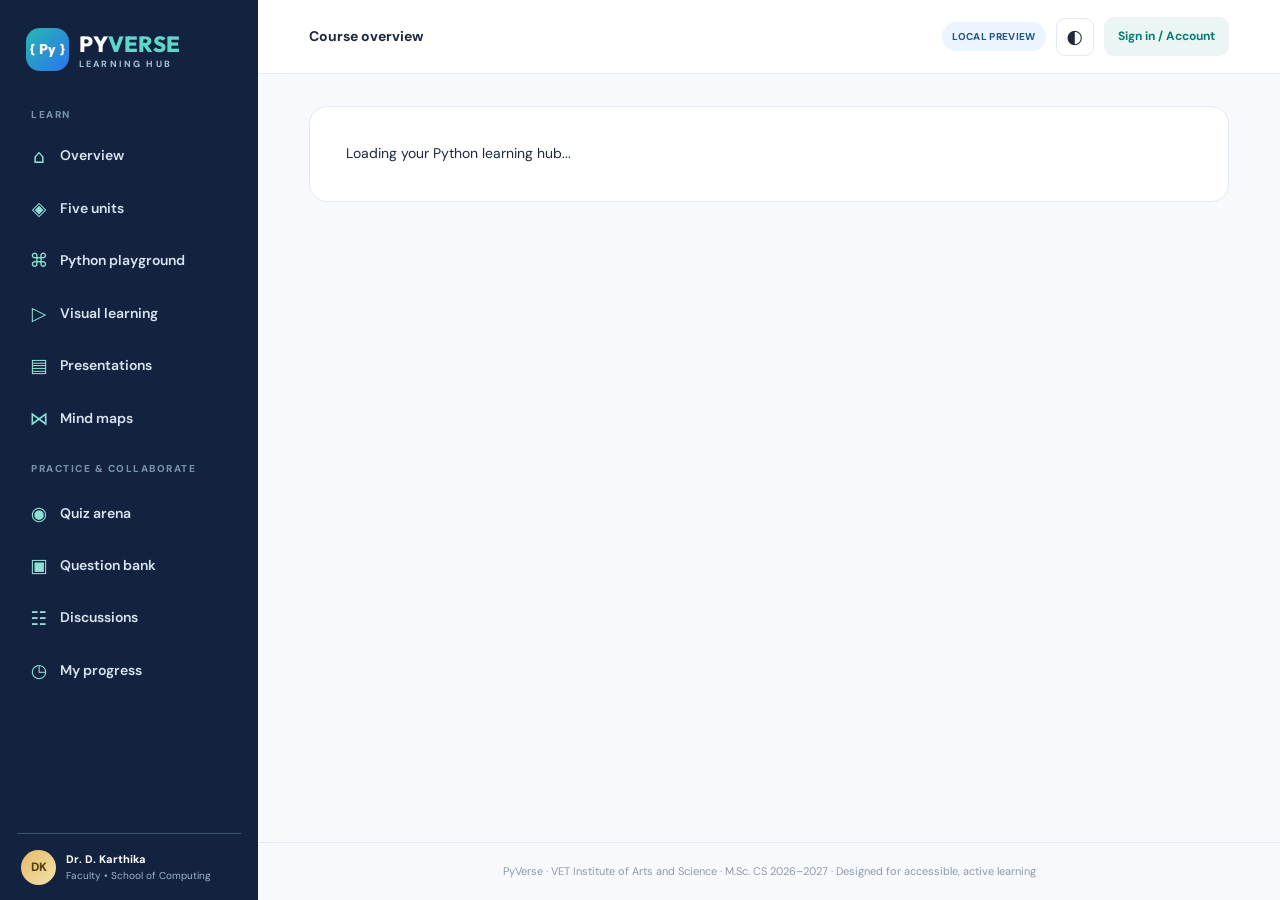
<file: index.html>
<!DOCTYPE html>
<html lang="en">
<head>
  <meta charset="UTF-8">
  <title>PyVerse Learning Hub</title>
  <meta http-equiv="refresh"
        content="0; url=./PyVerse_Ready_To_Host/">
</head>
<body>
  <p>Opening PyVerse Learning Hub...</p>
  <a href="./PyVerse_Ready_To_Host/">
    Click here to open PyVerse
  </a>
</body>
</html>
</file>
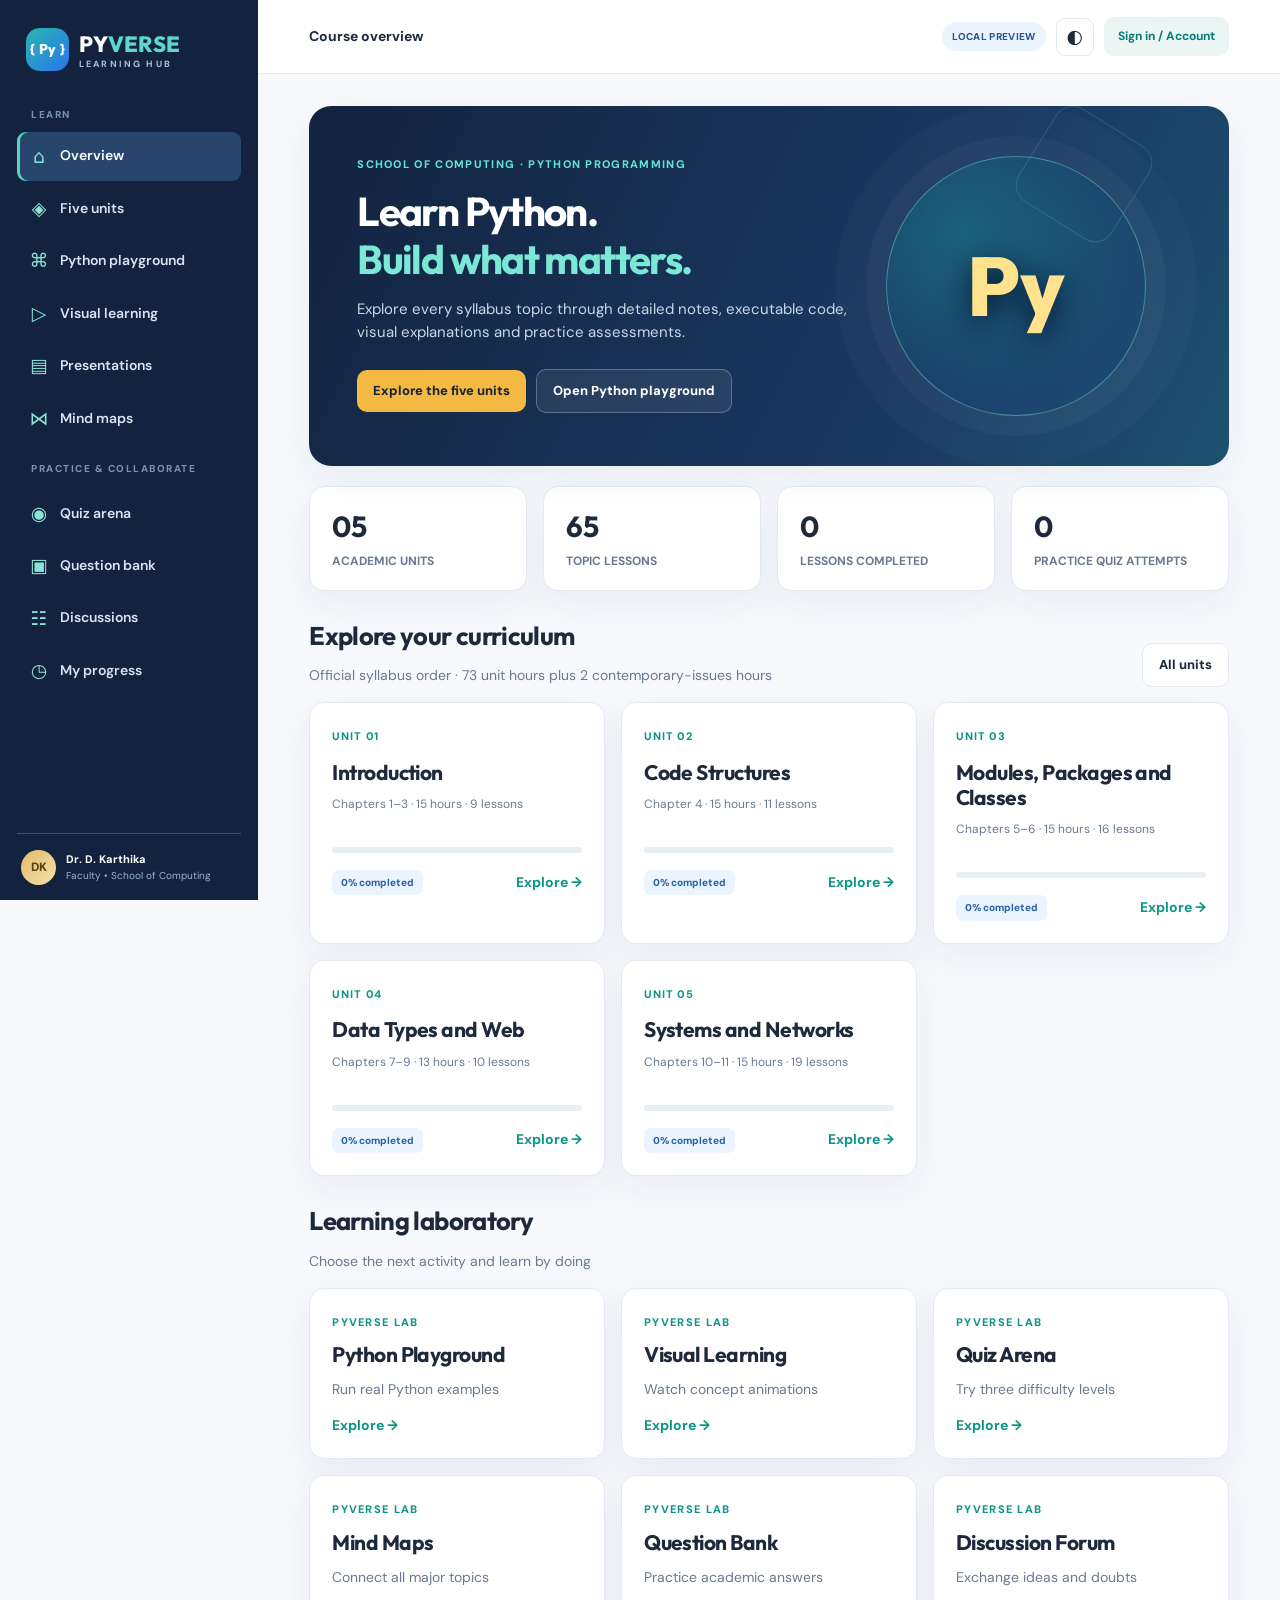
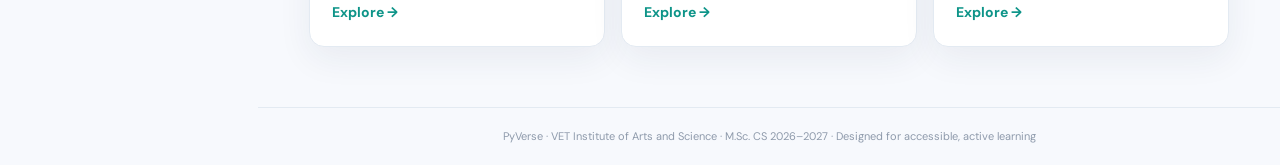
<file: PyVerse_Ready_To_Host/index.html>
<!doctype html>
<html lang="en">
<head>
  <meta charset="utf-8"><meta name="viewport" content="width=device-width,initial-scale=1">
  <meta name="description" content="PyVerse — syllabus-aligned interactive Python Programming learning portal for M.Sc. Computer Science students.">
  <title>PyVerse | Interactive Python Learning Hub</title>
  <link rel="preconnect" href="https://fonts.googleapis.com"><link rel="preconnect" href="https://fonts.gstatic.com" crossorigin>
  <link href="https://fonts.googleapis.com/css2?family=DM+Sans:wght@400;500;600;700&family=Outfit:wght@400;500;600;700;800&family=JetBrains+Mono:wght@400;500&display=swap" rel="stylesheet">
  <link rel="stylesheet" href="style.css">
</head>
<body>
<div class="site-shell">
  <aside class="sidebar" id="sidebar" aria-label="Main navigation">
    <a class="brand" href="#/home"><span class="brand-mark">{ Py }</span><span>PY<span class="brand-accent">VERSE</span><small>LEARNING HUB</small></span></a>
    <div class="side-caption">LEARN</div>
    <nav id="sideNav">
      <a data-page="home" href="#/home"><span class="nav-ico">⌂</span> Overview</a>
      <a data-page="units" href="#/units"><span class="nav-ico">◈</span> Five units</a>
      <a data-page="playground" href="#/playground"><span class="nav-ico">⌘</span> Python playground</a>
      <a data-page="animations" href="#/animations"><span class="nav-ico">▷</span> Visual learning</a>
      <a data-page="presentations" href="#/presentations"><span class="nav-ico">▤</span> Presentations</a>
      <a data-page="mindmap" href="#/mindmap"><span class="nav-ico">⋈</span> Mind maps</a>
      <div class="side-caption">PRACTICE & COLLABORATE</div>
      <a data-page="quiz" href="#/quiz"><span class="nav-ico">◉</span> Quiz arena</a>
      <a data-page="questionbank" href="#/questionbank"><span class="nav-ico">▣</span> Question bank</a>
      <a data-page="forum" href="#/forum"><span class="nav-ico">☷</span> Discussions</a>
      <a data-page="progress" href="#/progress"><span class="nav-ico">◷</span> My progress</a>
    </nav>
    <div class="sidebar-end"><div class="faculty-avatar">DK</div><div><strong>Dr. D. Karthika</strong><small>Faculty • School of Computing</small></div></div>
  </aside>
  <div class="app-area">
    <header class="topbar">
      <button class="icon-button mobile-nav" id="toggleNav" aria-label="Open navigation">☰</button>
      <div class="breadcrumb" id="breadcrumb">Course overview</div>
      <div class="topbar-right"><span class="status-pill" id="modeTag">LOCAL PREVIEW</span><button class="icon-button" id="themeToggle" title="Toggle colour theme">◐</button><button class="login-button" id="accountButton">Sign in / Account</button></div>
    </header>
    <main class="main" id="app" aria-live="polite"><div class="loading-card">Loading your Python learning hub...</div></main>
    <footer class="footer">PyVerse · VET Institute of Arts and Science · M.Sc. CS 2026–2027 · Designed for accessible, active learning</footer>
  </div>
</div>
<div id="toast" class="toast" role="status" aria-live="polite"></div>
<dialog id="accountDialog" class="dialog"><form method="dialog"><div class="modal-head"><h2>Student account</h2><button class="plain" value="cancel" aria-label="Close">✕</button></div></form><div id="accountBody"></div></dialog>
<script>
// Browsers block module imports, JSON fetches and workers when opened via file://.
// This static guard must be an ordinary script: module code itself cannot start on file://.
if (location.protocol === 'file:') {
  document.addEventListener('DOMContentLoaded', function () {
    var area = document.getElementById('app');
    if (area) area.innerHTML = '<div class="card" style="max-width:850px;margin:24px auto;padding:32px;line-height:1.7"><h1 style="margin-top:0">Open PyVerse using the Windows launcher</h1><p>The webpage files were opened using <code>file://</code>. Microsoft Edge blocks reading the course data and starting Python workers from local files, so the learning portal cannot initialise.</p><p><strong>To fix this:</strong> go back to the extracted ZIP folder (the folder that contains the <code>web</code> folder), and double-click <code>START_PYVERSE_WINDOWS.bat</code>.</p><p>The launcher will open <strong>http://127.0.0.1:8765/</strong> in your browser. Keep its black terminal window open while using PyVerse.</p><p style="color:#64748b">This is a local preview. Shared discussions and quiz-result emails still require Firebase configuration and hosting.</p></div>';
    var pill = document.getElementById('modeTag'); if (pill) pill.textContent='FILE MODE: NOT SUPPORTED';
  });
}
</script>
<script type="module" src="app.js"></script>
</body>
</html>
</file>
<file: PyVerse_Ready_To_Host/style.css>
:root{--navy:#13233f;--dark:#0f172a;--blue:#2563eb;--teal:#0d9488;--gold:#f4b942;--paper:#f7f9fd;--white:#fff;--ink:#1e293b;--muted:#687a92;--line:#e3eaf2;--card:#fff;--shadow:0 12px 34px rgba(26,43,72,.065);color-scheme:light}
*{box-sizing:border-box}html{scroll-behavior:smooth}body{margin:0;background:var(--paper);color:var(--ink);font-family:'DM Sans',system-ui,sans-serif;font-size:14px;line-height:1.55}button,input,select,textarea{font:inherit}button,a{outline-offset:3px}a{color:inherit;text-decoration:none}button{cursor:pointer}button:disabled{cursor:not-allowed;opacity:.5}h1,h2,h3,h4{font-family:'Outfit',sans-serif;line-height:1.2;letter-spacing:-.025em;margin:0 0 .55em}h1{font-size:clamp(32px,3.15vw,47px)}h2{font-size:clamp(23px,2vw,30px)}h3{font-size:21px}h4{font-size:16px}p{margin:.4em 0 1em;color:var(--muted)}pre,code,kbd{font-family:'JetBrains Mono',monospace}code:not(pre code){background:#e5edf9;color:#1856ac;border-radius:5px;padding:2px 5px;font-size:.88em}.site-shell{display:flex;min-height:100vh}.sidebar{width:258px;flex-shrink:0;background:var(--navy);color:#d6e5f4;display:flex;flex-direction:column;padding:27px 17px 15px;position:sticky;top:0;height:100vh;overflow:auto;z-index:30}.brand{font-family:Outfit,sans-serif;font-weight:800;font-size:22px;color:#fff;display:flex;align-items:center;gap:10px;padding:0 9px 20px;letter-spacing:.015em}.brand small{display:block;letter-spacing:.24em;color:#aac4d8;font-family:'DM Sans';font-weight:700;font-size:9px;margin-top:-3px}.brand-mark{display:inline-flex;align-items:center;justify-content:center;background:linear-gradient(135deg,#29b6b1,#2a75ed);color:white;width:43px;height:43px;border-radius:14px;font-size:14px}.brand-accent{color:#5ed7cb}.side-caption{color:#7893ac;font-size:10px;letter-spacing:.15em;font-weight:800;padding:15px 14px 9px}.sidebar nav{display:flex;flex-direction:column;gap:3px}.sidebar nav a{display:flex;align-items:center;padding:10px 12px;border-radius:9px;color:#d9e3f1;font-weight:600;gap:11px}.sidebar nav a:hover,.sidebar nav a.active{background:#28466c;color:white}.sidebar nav a.active{box-shadow:inset 3px 0 0 #54d5c6}.nav-ico{font-size:19px;width:20px;color:#8be1d4;text-align:center;font-weight:400}.sidebar-end{margin-top:auto;border-top:1px solid #3b536e;display:flex;gap:10px;align-items:center;padding:16px 4px 0}.faculty-avatar{background:linear-gradient(135deg,#e4ba68,#f3e3ac);color:#573e15;font-size:12px;width:35px;height:35px;display:grid;place-items:center;border-radius:50%;font-weight:800}.sidebar-end strong{display:block;font-size:11px;color:#fff}.sidebar-end small{color:#9bb4ce;display:block;font-size:10px}.app-area{flex:1;min-width:0;display:flex;flex-direction:column}.topbar{height:74px;background:var(--card);border-bottom:1px solid var(--line);display:flex;align-items:center;padding:0 clamp(22px,4vw,61px);gap:16px;position:sticky;top:0;z-index:20}.breadcrumb{font-weight:700;color:var(--ink);font-size:14px}.topbar-right{margin-left:auto;display:flex;align-items:center;gap:10px}.icon-button{width:38px;height:38px;border:1px solid var(--line);border-radius:9px;background:var(--card);color:var(--ink);font-size:19px}.mobile-nav{display:none}.status-pill{font-size:10px;letter-spacing:.035em;font-weight:800;background:#eaf5ff;color:#28578b;border-radius:99px;padding:7px 10px}.status-pill.live{background:#d5f7e7;color:#08754b}.login-button{border:none;background:#eaf5f4;color:#057e78;border-radius:10px;padding:10px 14px;font-weight:700;font-size:12px}.main{width:100%;max-width:1480px;margin:0 auto;flex:1;padding:32px clamp(22px,4vw,61px) 60px}.footer{padding:20px;text-align:center;font-size:11px;color:#8e9aab;border-top:1px solid var(--line)}.eyebrow{font-weight:800;font-size:11px;color:var(--teal);letter-spacing:.12em;text-transform:uppercase}.muted{color:var(--muted)}.muted.sm{font-size:12px}.hero{position:relative;overflow:hidden;background:linear-gradient(116deg,#13233f 0%,#1a3a63 70%,#216a7c 130%);color:white;border-radius:22px;padding:50px 48px;display:grid;grid-template-columns:1.2fr .8fr;min-height:325px;box-shadow:var(--shadow)}.hero .eyebrow{color:#64e3d5}.hero h1{max-width:690px;letter-spacing:-.04em;margin:14px 0}.hero p{color:#cbd8e9;max-width:560px;font-size:15px}.hero-code{display:flex;align-items:center;justify-content:center;position:relative;animation:float 6s ease-in-out infinite}.orb{height:260px;width:260px;border-radius:50%;background:radial-gradient(circle at 30% 30%,#20b8ad55,#257deb10 70%);border:1px solid #6ecbbb88;display:grid;place-items:center;box-shadow:0 0 0 20px #ffffff08,0 0 0 51px #ffffff05}.orb span{color:#ffe28d;font-size:83px;font-weight:800;font-family:Outfit;text-shadow:0 8px 30px #05162e}.hero-decoration{position:absolute;width:110px;height:110px;border:1px solid #67d4d433;border-radius:20px;right:90px;top:13px;transform:rotate(32deg)}@keyframes float{50%{transform:translateY(-10px)}}.btn{border:0;border-radius:10px;padding:11px 16px;display:inline-flex;align-items:center;justify-content:center;gap:8px;font-weight:800;font-size:13px;transition:transform .18s,opacity .18s;white-space:nowrap}.btn:hover:not(:disabled){transform:translateY(-2px)}.btn-primary{background:var(--blue);color:#fff}.btn-teal{background:var(--teal);color:#fff}.btn-gold{background:var(--gold);color:#17233a}.btn-light{background:var(--card);color:var(--ink);border:1px solid var(--line)}.btn-ghost{background:#ffffff13;color:#fff;border:1px solid #ffffff44}.btn-sm{font-size:12px;padding:8px 11px}.btn-block{width:100%}.btn-row{display:flex;align-items:center;gap:10px;flex-wrap:wrap}.section-head{display:flex;justify-content:space-between;align-items:end;gap:20px;margin:30px 0 15px}.section-head p{margin:4px 0 0}.grid{display:grid;gap:16px}.cols-2{grid-template-columns:repeat(2,minmax(0,1fr))}.cols-3{grid-template-columns:repeat(3,minmax(0,1fr))}.cols-4{grid-template-columns:repeat(4,minmax(0,1fr))}.stats{margin:20px 0}.card,.stat,.unit-card,.lesson-panel,.info-panel{background:var(--card);border:1px solid var(--line);border-radius:15px;box-shadow:var(--shadow)}.card{padding:22px}.stat{padding:18px 22px}.stat strong{font-size:29px;font-family:Outfit;color:var(--ink);display:block}.stat span{font-size:12px;color:var(--muted);font-weight:700}.unit-card{padding:22px;transition:transform .2s,border-color .2s;position:relative}.unit-card:hover{transform:translateY(-4px);border-color:#afd9d5}.unit-index{font-weight:800;color:var(--teal);font-size:11px;letter-spacing:.08em}.unit-card h3{margin:13px 0 10px}.unit-card p{font-size:12px;min-height:40px}.unit-card .tag{border-radius:7px;background:#ebf4ff;color:#2763a7;padding:5px 9px;font-size:10px;font-weight:800}.unit-card-footer{display:flex;justify-content:space-between;align-items:center;margin-top:17px}.progress-track{height:6px;border-radius:99px;background:#e7eef6;overflow:hidden}.progress-fill{height:100%;border-radius:99px;background:linear-gradient(90deg,var(--teal),#44bddd)}.page-header{display:flex;align-items:end;justify-content:space-between;gap:20px;margin-bottom:24px}.page-header h1{font-size:34px;margin:7px 0 5px}.page-header p{font-size:14px}.label{font-size:11px;font-weight:800;letter-spacing:.08em;color:var(--muted);text-transform:uppercase;margin-bottom:8px}.chip{display:inline-block;font-size:11px;font-weight:800;color:#066c68;background:#dff7f2;border-radius:99px;padding:5px 11px;margin-right:4px}.list{display:flex;flex-direction:column;gap:9px}.lesson-link{padding:13px 15px;border:1px solid var(--line);border-radius:12px;background:var(--card);display:flex;align-items:center;gap:12px;text-align:left}.lesson-link:hover{border-color:var(--teal)}.lesson-link .lesson-no{background:#e7f5f4;border-radius:9px;width:34px;height:34px;display:grid;place-items:center;color:var(--teal);font-size:12px;font-weight:800;flex-shrink:0}.lesson-link .lesson-title{font-weight:700;flex:1}.lesson-link small{color:var(--muted)}.lesson-layout{display:grid;grid-template-columns:minmax(0,1fr) 260px;align-items:start;gap:20px}.lesson-panel{padding:28px}.lesson-panel p{color:var(--ink);font-size:15px;line-height:1.75}.lesson-aside{position:sticky;top:95px}.aside-links{display:flex;flex-direction:column;gap:10px}.aside-links a{font-size:12px;color:var(--teal);font-weight:700}.callout{border-left:4px solid var(--teal);background:#e9f8f5;padding:14px 17px;margin:20px 0;border-radius:0 10px 10px 0;color:#154d4e}.callout.warning{background:#fff8e9;border-color:var(--gold);color:#705115}.codebox{background:#0f172a;color:#c9eff6;padding:17px;border-radius:12px;overflow:auto;white-space:pre-wrap;tab-size:4;font-size:12px;line-height:1.8;margin:10px 0}.code-header{display:flex;align-items:center;justify-content:space-between;gap:12px;margin:20px 0 6px}.code-header h4{margin:0}.outputbox{background:#f0f5fb;color:var(--ink);border:1px solid var(--line);white-space:pre-wrap;font-family:'JetBrains Mono',monospace;font-size:12px;line-height:1.6;padding:17px;border-radius:11px;overflow:auto}.toolbar{display:flex;flex-wrap:wrap;align-items:center;gap:10px;margin:14px 0}.tab-row{display:flex;gap:7px;overflow:auto;margin:20px 0;padding-bottom:7px}.tab{background:var(--card);color:var(--ink);padding:10px 15px;border:1px solid var(--line);border-radius:9px;white-space:nowrap;font-weight:700}.tab.active{background:var(--navy);color:#fff}.input,.textarea,.select{width:100%;border:1px solid #d8e1ec;background:var(--card);color:var(--ink);border-radius:10px;padding:11px 12px;outline-color:var(--blue)}.textarea{min-height:112px;resize:vertical}.form-grid{display:grid;grid-template-columns:repeat(2,minmax(0,1fr));gap:14px}.field label{display:block;font-size:12px;font-weight:800;color:var(--ink);margin-bottom:7px}.editor{display:block;width:100%;min-height:320px;background:#0f172a;color:#daf9ef;border:0;padding:22px;font-size:14px;line-height:1.8;tab-size:4;resize:vertical;border-radius:13px;white-space:pre}.editor:focus{outline:2px solid #57beb2}.code-grid{display:grid;grid-template-columns:1.3fr .8fr;gap:18px}.terminal{background:#121d2f;color:#a4f3dc;border-radius:12px;min-height:320px;padding:16px;font-family:'JetBrains Mono';white-space:pre-wrap;font-size:12px;line-height:1.8;overflow:auto}.terminal h4{font-family:'DM Sans';font-size:12px;color:#a6bdd2;letter-spacing:.05em}.playground-box{display:grid;gap:12px}.quiz-question{font-size:18px;color:var(--ink);font-weight:800;margin:24px 0 18px}.option{border:1px solid var(--line);padding:13px 16px;display:flex;align-items:center;gap:12px;background:var(--card);border-radius:11px;margin:8px 0;cursor:pointer}.option:hover{border-color:var(--teal)}.option.selected{border-color:var(--blue);background:#e9f1ff}.option input{accent-color:var(--blue)}.quiz-header{display:flex;align-items:center;justify-content:space-between}.quiz-dots{display:flex;gap:6px;flex-wrap:wrap;margin-top:15px}.quiz-dot{width:30px;height:30px;border:1px solid var(--line);background:var(--card);color:var(--ink);border-radius:8px}.quiz-dot.done{background:#c8f3e8;border-color:#74c4ae}.quiz-dot.current{background:var(--navy);color:white}.result-score{font-size:64px;color:var(--teal);font-weight:800;font-family:Outfit}.question-item{padding:17px 20px;border-bottom:1px solid var(--line)}.question-item:last-child{border:0}.question-item strong{display:block;margin:7px 0}.question-item details summary{font-size:12px;color:var(--teal);cursor:pointer;font-weight:800}.mind-tree{text-align:center;padding:22px;transition:transform .2s;transform-origin:top center;min-width:600px}.mind-root{background:var(--navy);color:#fff;padding:16px 28px;border-radius:13px;display:inline-block;font-weight:800;margin-bottom:22px}.mind-child-grid{display:flex;justify-content:center;flex-wrap:wrap;gap:12px}.mind-child{border:2px solid #a5dacf;border-radius:12px;padding:9px 14px;color:var(--ink);background:var(--card);font-weight:700;max-width:210px;min-width:140px}.mind-child:hover{background:#e6f9f7;transform:translateY(-2px)}.map-scroll{overflow:auto;border:1px solid var(--line);background:radial-gradient(circle at 30% 25%,#e5f4f9,#f9fbfd);border-radius:15px;min-height:320px}.video-grid{display:grid;grid-template-columns:repeat(3,minmax(0,1fr));gap:16px}.video-card{border:1px solid var(--line);background:var(--card);border-radius:14px;overflow:hidden}.video-card video{width:100%;aspect-ratio:16/9;background:#142942;display:block}.video-card-content{padding:14px 17px}.scene-stage{min-height:180px;border-radius:15px;padding:25px;background:linear-gradient(125deg,#162847,#1b5360);color:white;margin:12px 0;display:flex;flex-direction:column;justify-content:center;transition:transform .3s}.scene-stage.animate{animation:slideIn .5s ease-out}.scene-stage p{color:#d8e9ef}.scene-stage code{font-size:17px;background:#122134;color:#9bf2dd;padding:10px;display:inline-block;border-radius:7px;white-space:pre-wrap;margin:12px 0}@keyframes slideIn{from{opacity:.2;transform:translateY(9px)}to{opacity:1;transform:translateY(0)}}.discussion-post{background:var(--card);border:1px solid var(--line);border-radius:11px;padding:17px;margin-bottom:12px}.discussion-post small{color:var(--muted)}.discussion-post p{white-space:pre-wrap;color:var(--ink)}.forum-message{border-radius:9px;padding:10px 12px;background:#fff7e2;color:#6b4d1c;font-size:12px}.empty-state{padding:50px;text-align:center;background:var(--card);border-radius:15px;border:1px dashed #b8c6d7;color:var(--muted)}.toast{position:fixed;bottom:20px;right:18px;z-index:100;background:#173955;color:white;padding:13px 18px;border-radius:10px;max-width:min(400px,90vw);box-shadow:0 15px 35px #0c1c3244;display:none}.toast.visible{display:block}.dialog{border:1px solid var(--line);padding:25px;border-radius:16px;min-width:min(430px,92vw);max-width:92vw;background:var(--card);color:var(--ink)}.dialog::backdrop{background:#0c1f3599}.dialog h2{font-size:24px}.modal-head{display:flex;justify-content:space-between;align-items:center}.plain{border:0;background:transparent;color:var(--muted);font-size:20px}.loading-card{border:1px solid var(--line);padding:36px;border-radius:18px;background:var(--card)}.flag{display:inline-block;border-radius:7px;padding:3px 8px;background:#fef4d8;color:#95690b;font-size:10px;font-weight:800}.reference-box{border:1px solid var(--line);border-radius:13px;background:var(--card);padding:18px}.references{font-size:12px;color:var(--muted)}.dark{--paper:#111d2c;--card:#192a3c;--ink:#edf6fc;--muted:#acbed0;--line:#32485f;--white:#192a3c;--shadow:0 12px 34px rgba(0,0,0,.14);color-scheme:dark}.dark .outputbox{background:#253950}.dark .callout{background:#214449;color:#d7fcf5}.dark .callout.warning{background:#53452e;color:#ffe5b2}.dark .option.selected{background:#1d4363}.dark .status-pill{background:#294359;color:#bee8f9}.dark .mind-child:hover{background:#244f58}.dark .map-scroll{background:#142337}.dark .codebox{background:#0d1622}.dark .input,.dark .textarea,.dark .select{background:#14263a}.dark code:not(pre code){background:#203d5b;color:#aad9ff}
@media(max-width:1150px){.sidebar{width:220px}.hero{padding:35px}.hero-code{opacity:.75}.cols-4{grid-template-columns:repeat(2,minmax(0,1fr))}.video-grid{grid-template-columns:repeat(2,minmax(0,1fr))}.lesson-layout{grid-template-columns:minmax(0,1fr) 200px}}
@media(max-width:800px){.sidebar{position:fixed;left:-275px;width:258px;height:100vh;transition:left .25s;box-shadow:0 0 40px #0004}.sidebar.open{left:0}.mobile-nav{display:block}.topbar{padding:0 16px;height:64px}.main{padding:23px 16px 50px}.hero{grid-template-columns:1fr;min-height:auto;padding:34px 26px}.hero-code{display:none}.cols-3,.cols-4,.cols-2,.video-grid,.code-grid,.form-grid,.lesson-layout{grid-template-columns:1fr}.lesson-aside{position:static}.status-pill{display:none}.login-button{font-size:10px;padding:8px}.page-header{display:block}}
@media(prefers-reduced-motion:reduce){*,*::before,*::after{animation:none!important;transition:none!important;scroll-behavior:auto!important}}
</file>
